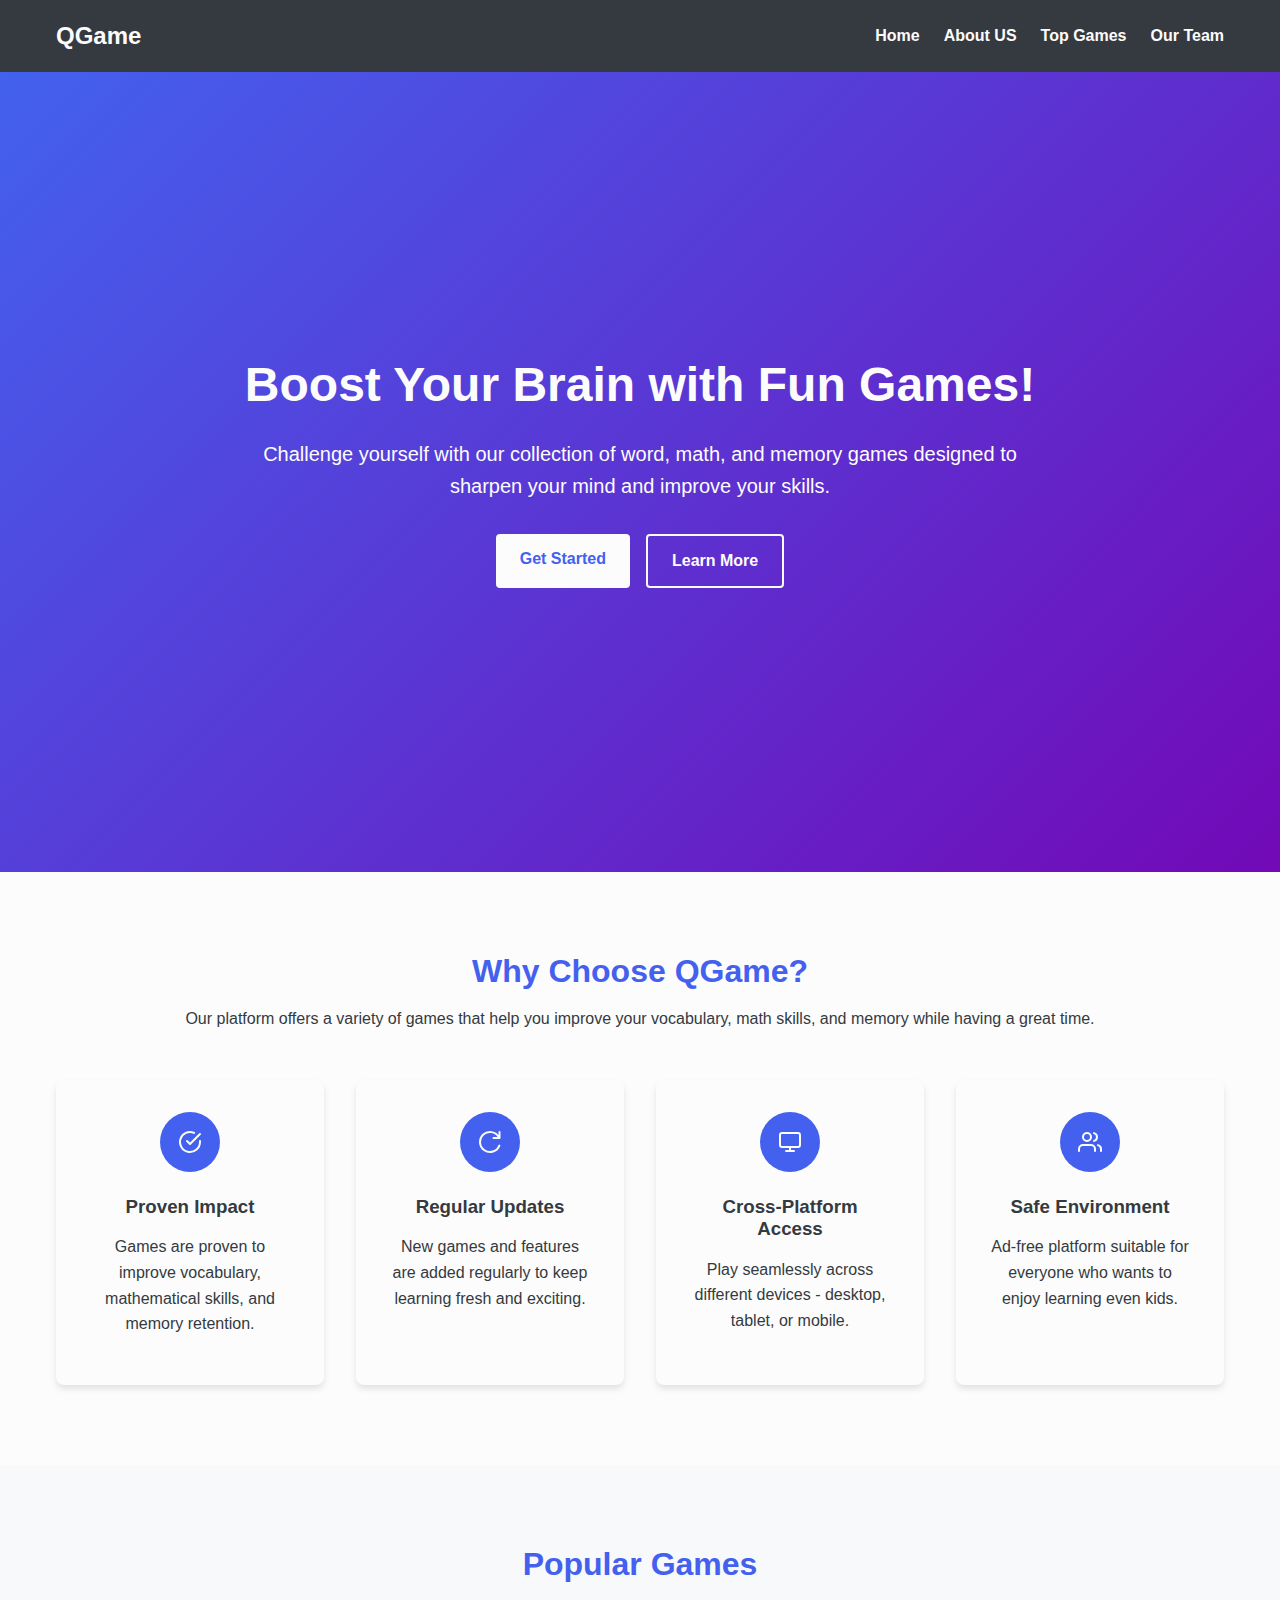
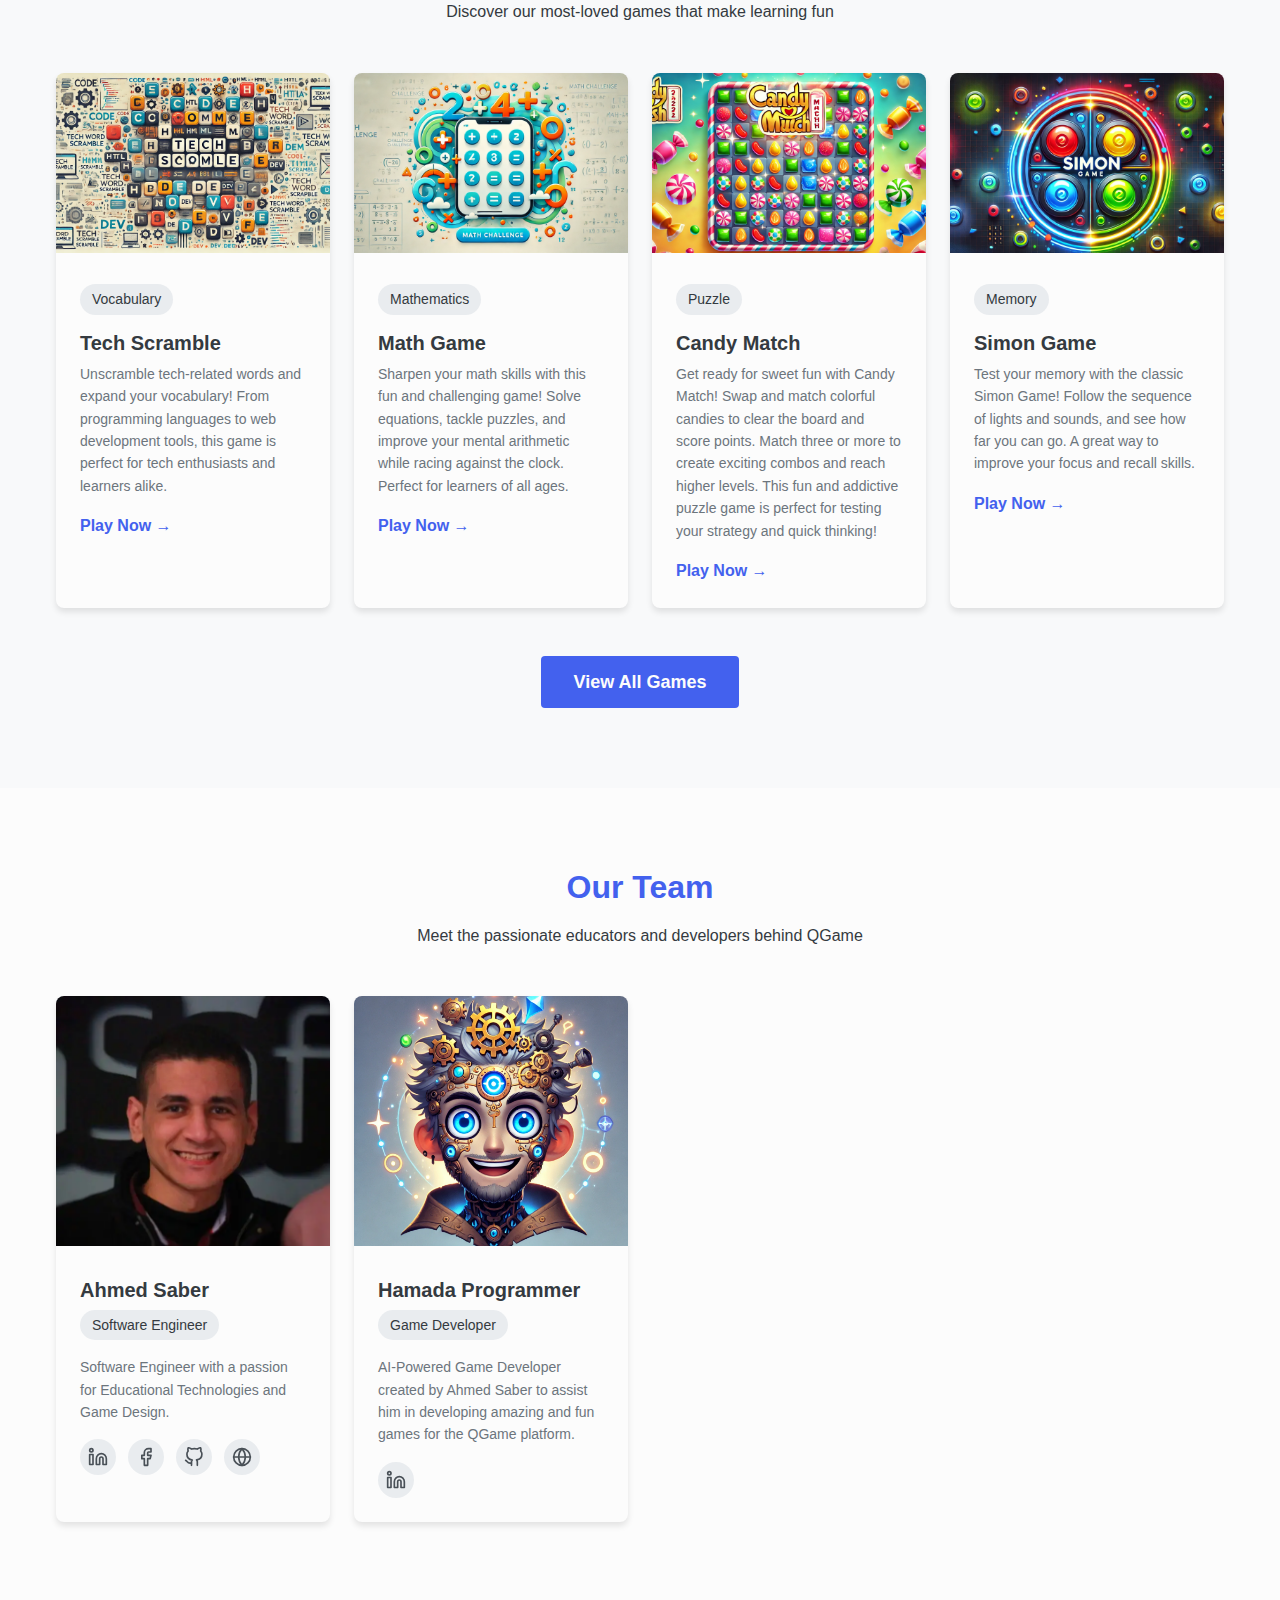
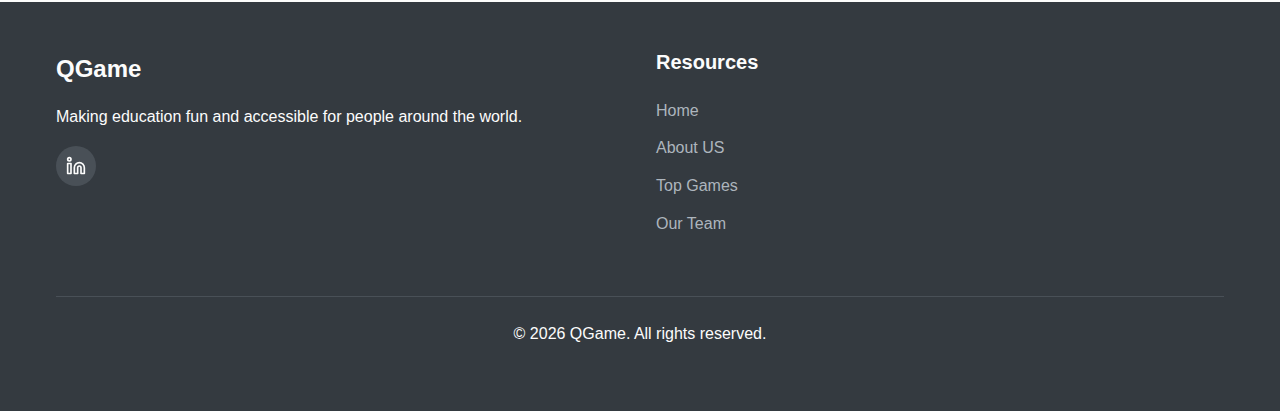
<file: index.html>
<!DOCTYPE html>
<html lang="en">

<head>
    <meta charset="UTF-8">
    <meta name="viewport" content="width=device-width, initial-scale=1.0">
    <link rel="icon" type="image/x-icon" href="./images/logo/favicon.ico">
    <title>QGame - Educational Games Platform</title>
    <link rel="stylesheet" href="./style.css">
    <script src="./components.js"></script>
</head>

<body>
    <navbar-component></navbar-component>

    <section class="hero" id="home">
        <div class="container">
            <h1>Boost Your Brain with Fun Games!</h1>
            <p>
                Challenge yourself with our collection of word, math, and memory games designed to sharpen your mind
                and improve your skills.
            </p>
            <div class="hero-buttons">
                <a href="./#games" class="btn btn-primary">Get Started</a>
                <a href="./#about" class="btn btn-secondary">Learn More</a>
            </div>
        </div>
    </section>

    <section class="features" id="about">
        <div class="container">
            <div class="features-header">
                <h2>Why Choose QGame?</h2>
                <p>
                    Our platform offers a variety of games that help you improve your vocabulary, math skills, and
                    memory while having a great time.
                </p>
            </div>

            <div class="row">
                <div class="col">
                    <div class="feature-card">
                        <div class="feature-icon">
                            <svg xmlns="http://www.w3.org/2000/svg" width="24" height="24" viewBox="0 0 24 24"
                                fill="none" stroke="currentColor" stroke-width="2" stroke-linecap="round"
                                stroke-linejoin="round">
                                <path d="M22 11.08V12a10 10 0 1 1-5.93-9.14"></path>
                                <polyline points="22 4 12 14.01 9 11.01"></polyline>
                            </svg>
                        </div>
                        <h3>Proven Impact</h3>
                        <p>Games are proven to improve vocabulary, mathematical skills, and memory retention.</p>
                    </div>
                </div>

                <div class="col">
                    <div class="feature-card">
                        <div class="feature-icon">
                            <svg xmlns="http://www.w3.org/2000/svg" width="24" height="24" viewBox="0 0 24 24"
                                fill="none" stroke="currentColor" stroke-width="2" stroke-linecap="round"
                                stroke-linejoin="round">
                                <path d="M21.5 2v6h-6M21.34 15.57a10 10 0 1 1-.57-8.38" />
                            </svg>
                        </div>
                        <h3>Regular Updates</h3>
                        <p>New games and features are added regularly to keep learning fresh and exciting.</p>
                    </div>
                </div>

                <div class="col">
                    <div class="feature-card">
                        <div class="feature-icon">
                            <svg xmlns="http://www.w3.org/2000/svg" width="24" height="24" viewBox="0 0 24 24"
                                fill="none" stroke="currentColor" stroke-width="2" stroke-linecap="round"
                                stroke-linejoin="round">
                                <rect x="2" y="3" width="20" height="14" rx="2" ry="2"></rect>
                                <line x1="8" y1="21" x2="16" y2="21"></line>
                                <line x1="12" y1="17" x2="12" y2="21"></line>
                            </svg>
                        </div>
                        <h3>Cross-Platform Access</h3>
                        <p>Play seamlessly across different devices - desktop, tablet, or mobile.</p>
                    </div>
                </div>

                <div class="col">
                    <div class="feature-card">
                        <div class="feature-icon">
                            <svg xmlns="http://www.w3.org/2000/svg" width="24" height="24" viewBox="0 0 24 24"
                                fill="none" stroke="currentColor" stroke-width="2" stroke-linecap="round"
                                stroke-linejoin="round">
                                <path d="M17 21v-2a4 4 0 0 0-4-4H5a4 4 0 0 0-4 4v2"></path>
                                <circle cx="9" cy="7" r="4"></circle>
                                <path d="M23 21v-2a4 4 0 0 0-3-3.87"></path>
                                <path d="M16 3.13a4 4 0 0 1 0 7.75"></path>
                            </svg>
                        </div>
                        <h3>Safe Environment</h3>
                        <p>Ad-free platform suitable for everyone who wants to enjoy learning even kids.</p>
                    </div>
                </div>
            </div>
        </div>
    </section>

    <section class="games" id="games">
        <div class="container">
            <div class="games-header">
                <h2>Popular Games</h2>
                <p>Discover our most-loved games that make learning fun</p>
            </div>

            <div class="games-grid"></div>

            <div class="games-cta">
                <a href="./games.html" class="btn btn-primary">View All Games</a>
            </div>
        </div>
    </section>

    <section class="team" id="team">
        <div class="container">
            <div class="team-header">
                <h2>Our Team</h2>
                <p>Meet the passionate educators and developers behind QGame</p>
            </div>

            <div class="games-grid">
                <div class="team-card">
                    <img src="./images/our-team/ahmed-saber.webp" alt="Ahmed Saber" class="team-image">
                    <div class="team-content">
                        <h3 class="team-name">Ahmed Saber</h3>
                        <span class="team-role">Software Engineer</span>
                        <p class="team-description">
                            Software Engineer with a passion for Educational Technologies and Game Design.
                        </p>
                        <div class="team-social">
                            <a href="https://www.linkedin.com/in/ahmed0saber/" aria-label="LinkedIn" target="_blank"
                                class="social-link linkedin">
                                <svg xmlns="http://www.w3.org/2000/svg" width="20" height="20" viewBox="0 0 24 24"
                                    fill="none" stroke="currentColor" stroke-width="2" stroke-linecap="round"
                                    stroke-linejoin="round">
                                    <path
                                        d="M16 8a6 6 0 0 1 6 6v7h-4v-7a2 2 0 0 0-2-2 2 2 0 0 0-2 2v7h-4v-7a6 6 0 0 1 6-6z">
                                    </path>
                                    <rect x="2" y="9" width="4" height="12"></rect>
                                    <circle cx="4" cy="4" r="2"></circle>
                                </svg>
                            </a>
                            <a href="https://www.facebook.com/profile.php?id=100092736532709" aria-label="Facebook"
                                target="_blank" class="social-link facebook">
                                <svg xmlns="http://www.w3.org/2000/svg" width="20" height="20" viewBox="0 0 24 24"
                                    fill="none" stroke="currentColor" stroke-width="2" stroke-linecap="round"
                                    stroke-linejoin="round">
                                    <path d="M18 2h-3a5 5 0 0 0-5 5v3H7v4h3v8h4v-8h3l1-4h-4V7a1 1 0 0 1 1-1h3z"></path>
                                </svg>
                            </a>
                            <a href="https://github.com/ahmed0saber" aria-label="GitHub" target="_blank"
                                class="social-link github">
                                <svg xmlns="http://www.w3.org/2000/svg" width="20" height="20" viewBox="0 0 24 24"
                                    fill="none" stroke="currentColor" stroke-width="2" stroke-linecap="round"
                                    stroke-linejoin="round">
                                    <path
                                        d="M9 19c-5 1.5-5-2.5-7-3m14 6v-3.87a3.37 3.37 0 0 0-.94-2.61c3.14-.35 6.44-1.54 6.44-7A5.44 5.44 0 0 0 20 4.77 5.07 5.07 0 0 0 19.91 1S18.73.65 16 2.48a13.38 13.38 0 0 0-7 0C6.27.65 5.09 1 5.09 1A5.07 5.07 0 0 0 5 4.77a5.44 5.44 0 0 0-1.5 3.78c0 5.42 3.3 6.61 6.44 7A3.37 3.37 0 0 0 9 18.13V22">
                                    </path>
                                </svg>
                            </a>
                            <a href="https://ahmed0saber-posts.onrender.com" aria-label="Personal Website"
                                target="_blank" class="social-link portfolio">
                                <svg xmlns="http://www.w3.org/2000/svg" width="20" height="20" viewBox="0 0 24 24"
                                    fill="none" stroke="currentColor" stroke-width="2" stroke-linecap="round"
                                    stroke-linejoin="round">
                                    <circle cx="12" cy="12" r="10"></circle>
                                    <line x1="2" y1="12" x2="22" y2="12"></line>
                                    <path
                                        d="M12 2a15.3 15.3 0 0 1 4 10 15.3 15.3 0 0 1-4 10 15.3 15.3 0 0 1-4-10 15.3 15.3 0 0 1 4-10z">
                                    </path>
                                </svg>
                            </a>
                        </div>
                    </div>
                </div>

                <div class="team-card">
                    <img src="./images/our-team/hamada-programmer.webp" alt="Hamada Programmer" class="team-image">
                    <div class="team-content">
                        <h3 class="team-name">Hamada Programmer</h3>
                        <span class="team-role">Game Developer</span>
                        <p class="team-description">
                            AI-Powered Game Developer created by Ahmed Saber to assist him in developing amazing and fun
                            games for the QGame platform.
                        </p>
                        <div class="team-social">
                            <a href="https://www.linkedin.com/company/hamada-programmer/" aria-label="LinkedIn"
                                target="_blank" class="social-link linkedin">
                                <svg xmlns="http://www.w3.org/2000/svg" width="20" height="20" viewBox="0 0 24 24"
                                    fill="none" stroke="currentColor" stroke-width="2" stroke-linecap="round"
                                    stroke-linejoin="round">
                                    <path
                                        d="M16 8a6 6 0 0 1 6 6v7h-4v-7a2 2 0 0 0-2-2 2 2 0 0 0-2 2v7h-4v-7a6 6 0 0 1 6-6z">
                                    </path>
                                    <rect x="2" y="9" width="4" height="12"></rect>
                                    <circle cx="4" cy="4" r="2"></circle>
                                </svg>
                            </a>
                        </div>
                    </div>
                </div>
            </div>
        </div>
    </section>

    <!-- <section class="newsletter">
        <div class="container">
            <div class="newsletter-header">
                <h2>Stay Updated</h2>
                <p>Subscribe to our newsletter for the latest games and educational resources</p>
            </div>
            <form class="newsletter-form">
                <input type="email" class="newsletter-input" placeholder="Your email address" required>
                <button type="submit" class="newsletter-button">Subscribe</button>
            </form>
        </div>
    </section> -->

    <footer-component></footer-component>

    <script src="./script.js"></script>
    <script src="./index.js"></script>
</body>

</html>
</file>
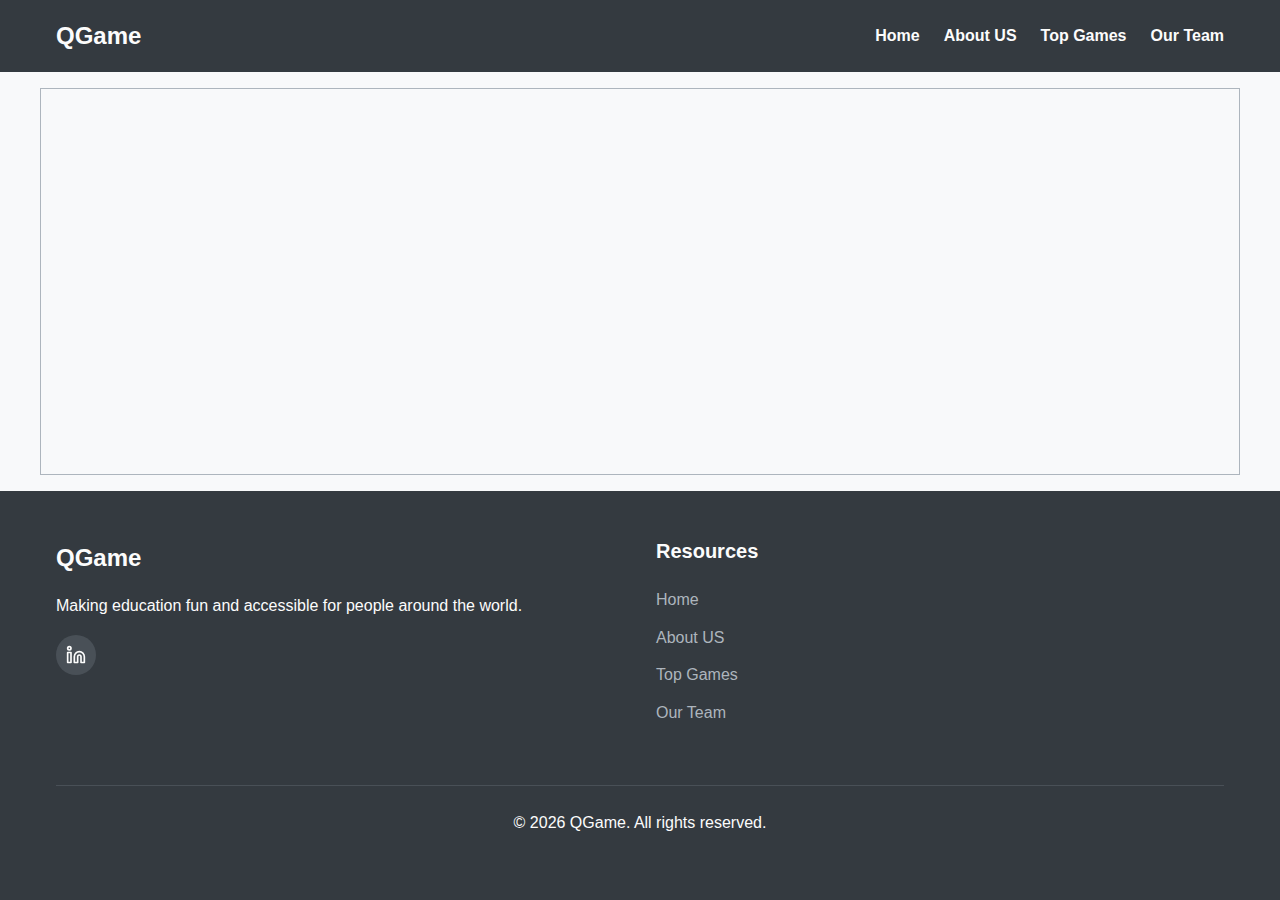
<file: game.html>
<!DOCTYPE html>
<html lang="en">

<head>
    <meta charset="UTF-8">
    <meta name="viewport" content="width=device-width, initial-scale=1.0">
    <link rel="icon" type="image/x-icon" href="./images/logo/favicon.ico">
    <title>QGame - Educational Games Platform</title>
    <link rel="stylesheet" href="style.css">
    <script src="components.js"></script>
    <script src="game.js"></script>
</head>

<body>
    <navbar-component></navbar-component>
    <game-component></game-component>
    <footer-component></footer-component>

    <script src="./script.js"></script>
</body>

</html>
</file>
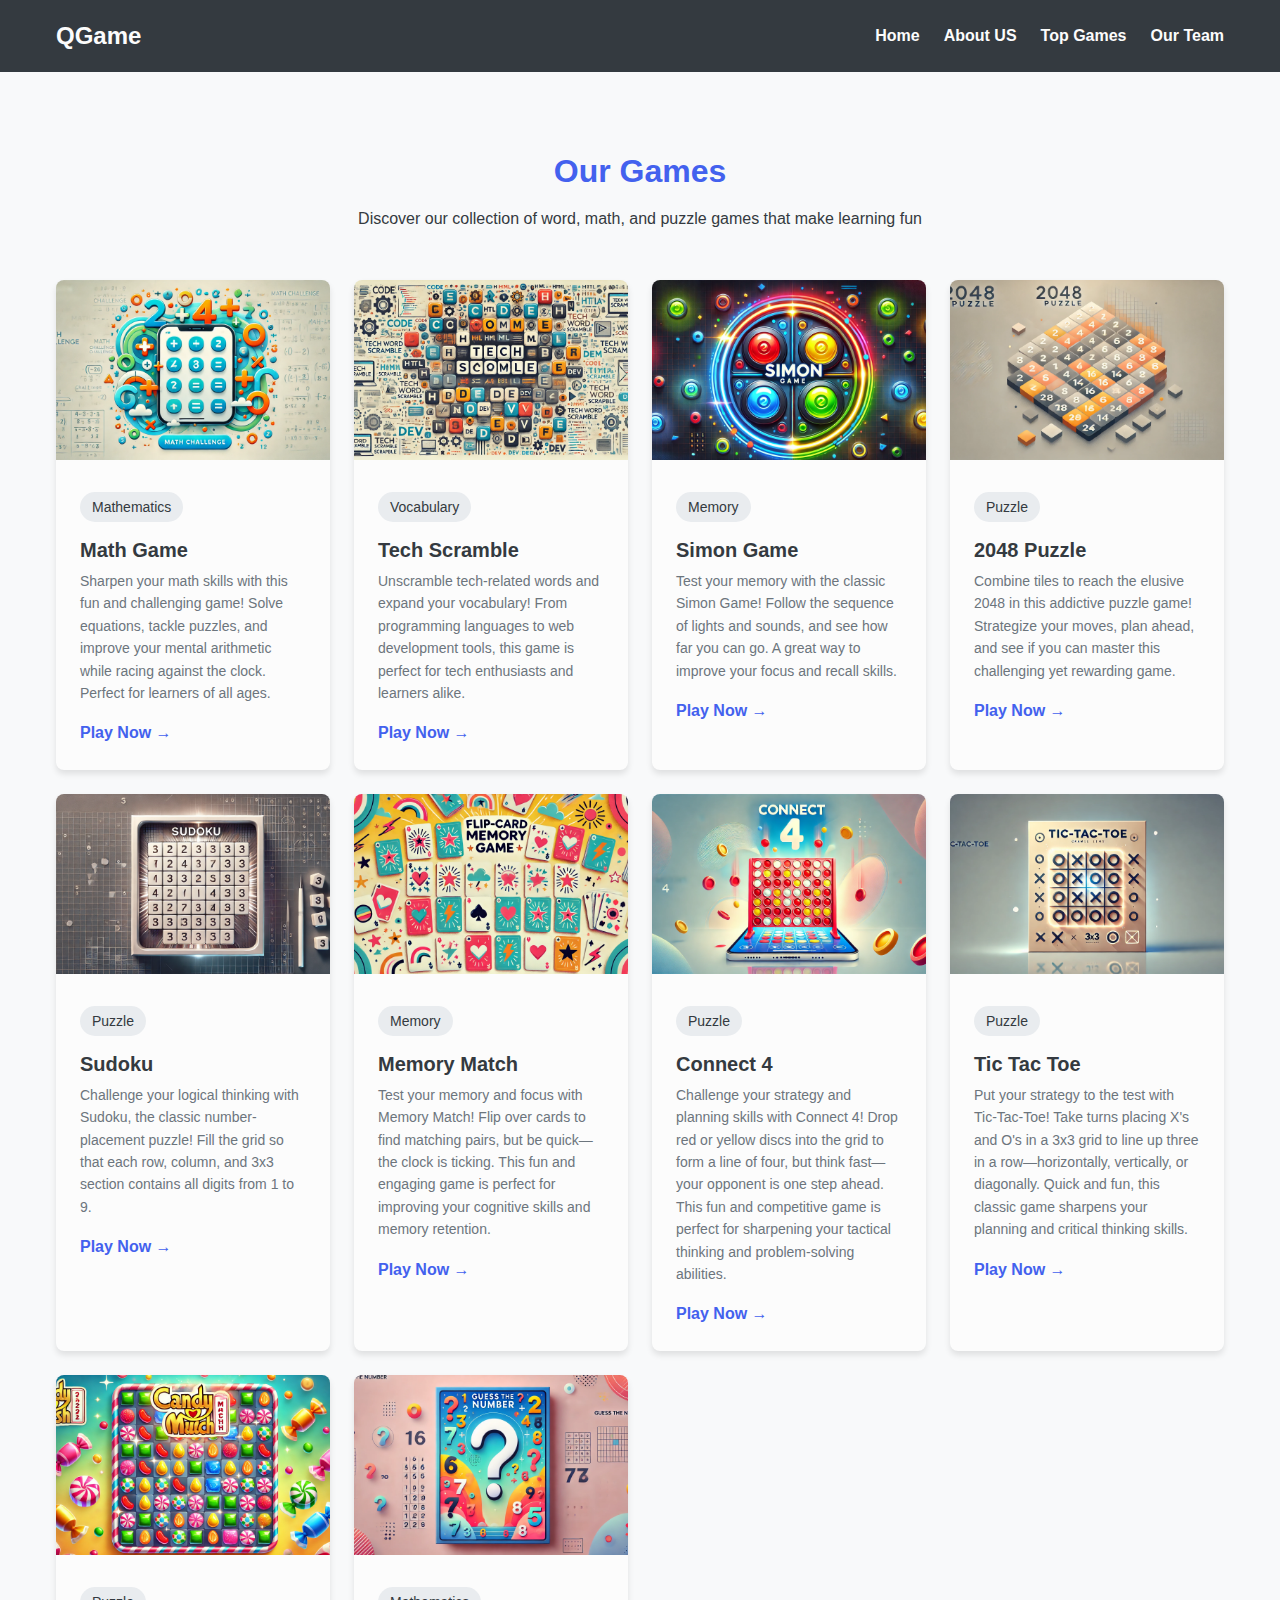
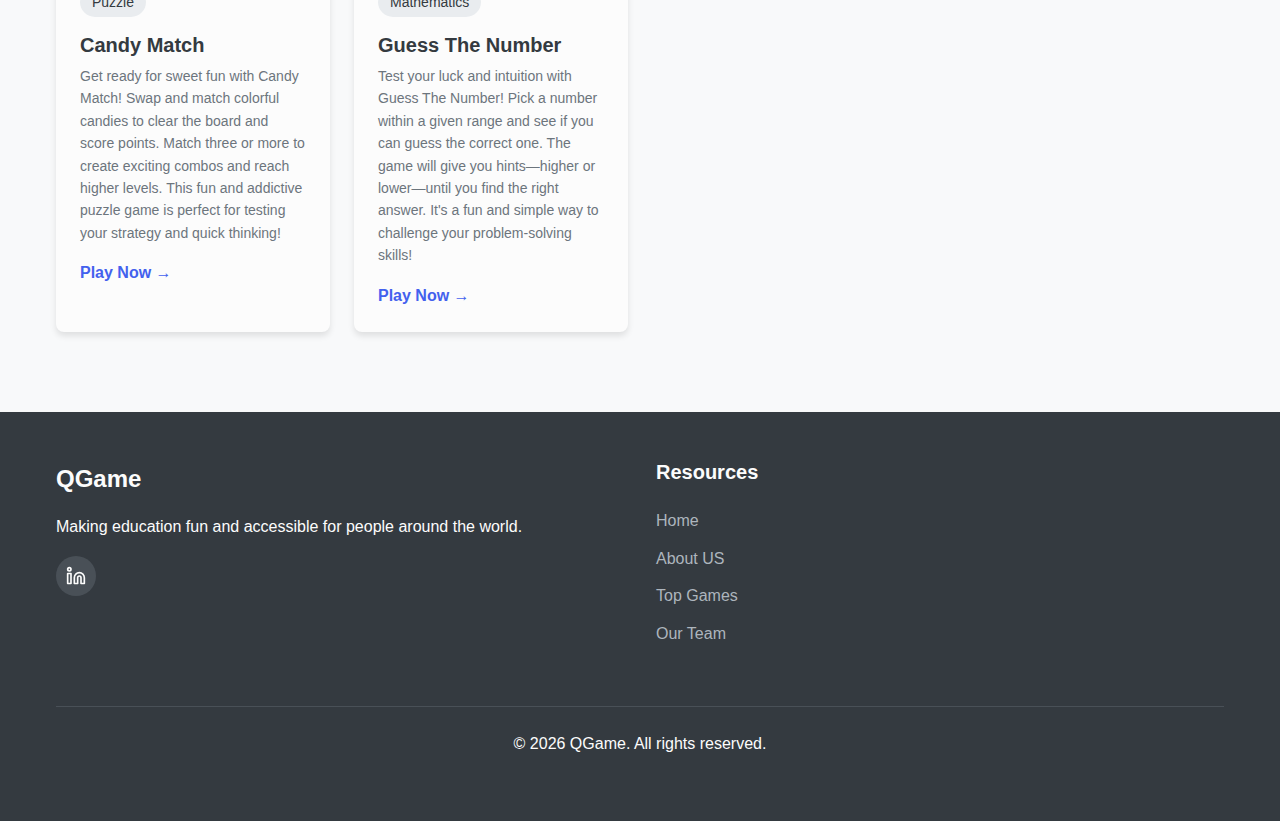
<file: games.html>
<!DOCTYPE html>
<html lang="en">

<head>
    <meta charset="UTF-8">
    <meta name="viewport" content="width=device-width, initial-scale=1.0">
    <link rel="icon" type="image/x-icon" href="./images/logo/favicon.ico">
    <title>QGame - Educational Games Platform</title>
    <link rel="stylesheet" href="./style.css">
    <script src="./components.js"></script>
</head>

<body>
    <navbar-component></navbar-component>

    <section class="games" id="games">
        <div class="container">
            <div class="games-header">
                <h2>Our Games</h2>
                <p>Discover our collection of word, math, and puzzle games that make learning fun</p>
            </div>

            <div class="games-grid">
                <div class="game-card">
                    <img src="./images/games/math-game.webp" alt="Math Game" class="game-image">
                    <div class="game-content">
                        <span class="game-subject">Mathematics</span>
                        <h3 class="game-title">Math Game</h3>
                        <p class="game-description">
                            Sharpen your math skills with this fun and challenging game! Solve equations, tackle
                            puzzles, and improve your mental arithmetic while racing against the clock. Perfect for
                            learners of all ages.
                        </p>
                        <a href="./game.html?slug=math-game" class="game-link">Play Now →</a>
                    </div>
                </div>

                <div class="game-card">
                    <img src="./images/games/tech-scramble.webp" alt="Tech Scramble" class="game-image">
                    <div class="game-content">
                        <span class="game-subject">Vocabulary</span>
                        <h3 class="game-title">Tech Scramble</h3>
                        <p class="game-description">
                            Unscramble tech-related words and expand your vocabulary! From programming languages to web
                            development tools, this game is perfect for tech enthusiasts and learners alike.
                        </p>
                        <a href="./game.html?slug=tech-scramble" class="game-link">Play Now →</a>
                    </div>
                </div>

                <div class="game-card">
                    <img src="./images/games/simon-game.webp" alt="Simon Game" class="game-image">
                    <div class="game-content">
                        <span class="game-subject">Memory</span>
                        <h3 class="game-title">Simon Game</h3>
                        <p class="game-description">
                            Test your memory with the classic Simon Game! Follow the sequence of lights and sounds, and
                            see how far you can go. A great way to improve your focus and recall skills.
                        </p>
                        <a href="./game.html?slug=simon-game" class="game-link">Play Now →</a>
                    </div>
                </div>

                <div class="game-card">
                    <img src="./images/games/2048-puzzle.webp" alt="2048 Puzzle" class="game-image">
                    <div class="game-content">
                        <span class="game-subject">Puzzle</span>
                        <h3 class="game-title">2048 Puzzle</h3>
                        <p class="game-description">
                            Combine tiles to reach the elusive 2048 in this addictive puzzle game! Strategize your
                            moves, plan ahead, and see if you can master this challenging yet rewarding game.
                        </p>
                        <a href="./game.html?slug=2048-puzzle" class="game-link">Play Now →</a>
                    </div>
                </div>

                <div class="game-card">
                    <img src="./images/games/sudoku.webp" alt="Sudoku" class="game-image">
                    <div class="game-content">
                        <span class="game-subject">Puzzle</span>
                        <h3 class="game-title">Sudoku</h3>
                        <p class="game-description">
                            Challenge your logical thinking with Sudoku, the classic number-placement puzzle! Fill the
                            grid so that each row, column, and 3x3 section contains all digits from 1 to 9.
                        </p>
                        <a href="./game.html?slug=sudoku" class="game-link">Play Now →</a>
                    </div>
                </div>

                <div class="game-card">
                    <img src="./images/games/memory-match.webp" alt="Memory Match" class="game-image">
                    <div class="game-content">
                        <span class="game-subject">Memory</span>
                        <h3 class="game-title">Memory Match</h3>
                        <p class="game-description">
                            Test your memory and focus with Memory Match! Flip over cards to find matching pairs, but be
                            quick—the clock is ticking. This fun and engaging game is perfect for improving your
                            cognitive skills and memory retention.
                        </p>
                        <a href="./game.html?slug=memory-match" class="game-link">Play Now →</a>
                    </div>
                </div>

                <div class="game-card">
                    <img src="./images/games/connect-4.webp" alt="Connect 4" class="game-image">
                    <div class="game-content">
                        <span class="game-subject">Puzzle</span>
                        <h3 class="game-title">Connect 4</h3>
                        <p class="game-description">
                            Challenge your strategy and planning skills with Connect 4! Drop red or yellow discs into
                            the grid to form a line of four, but think fast—your opponent is one step ahead. This fun
                            and competitive game is perfect for sharpening your tactical thinking and problem-solving
                            abilities.
                        </p>
                        <a href="./game.html?slug=connect-4" class="game-link">Play Now →</a>
                    </div>
                </div>

                <div class="game-card">
                    <img src="./images/games/tic-tac-toe.webp" alt="Tic Tac Toe" class="game-image">
                    <div class="game-content">
                        <span class="game-subject">Puzzle</span>
                        <h3 class="game-title">Tic Tac Toe</h3>
                        <p class="game-description">
                            Put your strategy to the test with Tic-Tac-Toe! Take turns placing X's and O's in a 3x3 grid
                            to line up three in a row—horizontally, vertically, or diagonally. Quick and fun, this
                            classic game sharpens your planning and critical thinking skills.
                        </p>
                        <a href="./game.html?slug=tic-tac-toe" class="game-link">Play Now →</a>
                    </div>
                </div>

                <div class="game-card">
                    <img src="./images/games/candy-match.webp" alt="Candy Match" class="game-image">
                    <div class="game-content">
                        <span class="game-subject">Puzzle</span>
                        <h3 class="game-title">Candy Match</h3>
                        <p class="game-description">
                            Get ready for sweet fun with Candy Match! Swap and match colorful candies to clear the board
                            and score points. Match three or more to create exciting combos and reach higher levels.
                            This fun and addictive puzzle game is perfect for testing your strategy and quick thinking!
                        </p>
                        <a href="./game.html?slug=candy-match" class="game-link">Play Now →</a>
                    </div>
                </div>

                <div class="game-card">
                    <img src="./images/games/guess-the-number.webp" alt="Guess The Number" class="game-image">
                    <div class="game-content">
                        <span class="game-subject">Mathematics</span>
                        <h3 class="game-title">Guess The Number</h3>
                        <p class="game-description">
                            Test your luck and intuition with Guess The Number! Pick a number within a given range and
                            see if you can guess the correct one. The game will give you hints—higher or lower—until you
                            find the right answer. It's a fun and simple way to challenge your problem-solving skills!
                        </p>
                        <a href="./game.html?slug=guess-the-number" class="game-link">Play Now →</a>
                    </div>
                </div>
            </div>
        </div>
    </section>

    <footer-component></footer-component>

    <script src="./script.js"></script>
</body>

</html>
</file>
<file: style.css>
* {
    margin: 0;
    padding: 0;
    box-sizing: border-box;
}

:root {
    --primary: #4361ee;
    --secondary: #ff5c8d;
    --accent: #7209b7;
    --light: #f8f9fa;
    --dark: #343a40;
    --success: #06d6a0;
}

html {
    scroll-behavior: smooth;
    scroll-padding-top: 72px;
}

body {
    font-family: 'Nunito', 'Segoe UI', sans-serif;
    line-height: 1.6;
    color: var(--dark);
    background-color: var(--light);
    min-height: 100svh;
    display: flex;
    flex-direction: column;
}

h1,
h2,
h3,
h4,
h5,
h6 {
    margin-bottom: 1rem;
    line-height: 1.2;
    font-weight: 700;
}

h1 {
    font-size: 2.5rem;
}

h2 {
    font-size: 2rem;
}

p {
    margin-bottom: 1rem;
}

.container {
    width: 100%;
    max-width: 1200px;
    margin: 0 auto;
    padding: 0 1rem;
}

.row {
    display: flex;
    flex-wrap: wrap;
    margin: 0 -1rem;
}

.col {
    flex: 1;
    padding: 0 1rem;
}

navbar-component {
    background-color: var(--dark);
    padding: 1rem 0;
    position: sticky;
    top: 0;
    z-index: 1000;
    height: 72px;
    display: flex;
}

.navbar-container {
    display: flex;
    justify-content: space-between;
    align-items: center;
}

.navbar-logo {
    color: #fcfcfc;
    font-size: 1.5rem;
    font-weight: 800;
    text-decoration: none;
}

.navbar-menu {
    display: flex;
    list-style: none;
}

.navbar-item {
    margin-left: 1.5rem;
}

.navbar-link {
    color: #fcfcfc;
    text-decoration: none;
    font-weight: 600;
    transition: color 0.3s;
}

.navbar-link:hover {
    color: var(--secondary);
}

.navbar-button {
    background-color: var(--secondary);
    color: #fcfcfc;
    border: none;
    padding: 0.5rem 1rem;
    border-radius: 4px;
    font-weight: 600;
    cursor: pointer;
    transition: background-color 0.3s;
}

.navbar-button:hover {
    background-color: #ff3d7f;
}

.mobile-menu-toggle {
    display: none;
    background: none;
    border: none;
    font-size: 1.5rem;
    color: #fcfcfc;
    cursor: pointer;
}

.hero {
    background: linear-gradient(135deg, var(--primary), var(--accent));
    color: #fcfcfc;
    padding: 2rem 0;
    text-align: center;
    min-height: calc(100svh - 100px);
    display: flex;
    justify-content: center;
    align-items: center;
}

.hero h1 {
    font-size: 3rem;
    margin-bottom: 1.5rem;
}

.hero p {
    font-size: 1.25rem;
    max-width: 800px;
    margin: 0 auto 2rem;
}

.hero-buttons {
    display: flex;
    justify-content: center;
    gap: 1rem;
}

.btn {
    display: inline-block;
    padding: 0.75rem 1.5rem;
    border-radius: 4px;
    font-weight: 600;
    text-decoration: none;
    cursor: pointer;
    transition: all 0.3s;
}

.btn-primary {
    background-color: #fcfcfc;
    color: var(--primary);
}

.btn-primary:hover {
    background-color: #f0f0f0;
    transform: translateY(-3px);
}

.btn-secondary {
    background-color: transparent;
    color: #fcfcfc;
    border: 2px solid #fcfcfc;
}

.btn-secondary:hover {
    background-color: rgba(255, 255, 255, 0.1);
    transform: translateY(-3px);
}

.features {
    padding: 5rem 0;
    background-color: #fcfcfc;
}

.features-header {
    text-align: center;
    margin-bottom: 3rem;
}

.features-header h2 {
    color: var(--primary);
}

.feature-card {
    background-color: #fcfcfc;
    border-radius: 8px;
    padding: 2rem;
    box-shadow: 0 4px 6px rgba(0, 0, 0, 0.1);
    text-align: center;
    transition: transform 0.3s, box-shadow 0.3s;
    height: 100%;
}

.feature-card:hover {
    transform: translateY(-10px);
    box-shadow: 0 10px 15px rgba(0, 0, 0, 0.1);
}

.feature-icon {
    display: inline-flex;
    align-items: center;
    justify-content: center;
    width: 60px;
    height: 60px;
    background-color: var(--primary);
    color: #fcfcfc;
    border-radius: 50%;
    margin-bottom: 1.5rem;
    font-size: 1.5rem;
}

.games {
    padding: 5rem 0;
    background-color: #f8f9fa;
}

.games-header {
    text-align: center;
    margin-bottom: 3rem;
}

.games-header h2 {
    color: var(--primary);
}

.games-grid {
    display: grid;
    grid-template-columns: repeat(auto-fill, minmax(250px, 1fr));
    gap: 1.5rem;
}

.game-card {
    background-color: #fcfcfc;
    border-radius: 8px;
    overflow: hidden;
    box-shadow: 0 4px 6px rgba(0, 0, 0, 0.1);
    transition: transform 0.3s, box-shadow 0.3s;
}

.game-card:hover {
    transform: translateY(-5px);
    box-shadow: 0 10px 15px rgba(0, 0, 0, 0.1);
}

.game-image {
    width: 100%;
    height: 180px;
    object-fit: cover;
}

.game-content {
    padding: 1.5rem;
}

.game-title {
    font-size: 1.25rem;
    margin-bottom: 0.5rem;
}

.game-subject {
    display: inline-block;
    background-color: #e9ecef;
    padding: 0.25rem 0.75rem;
    border-radius: 20px;
    font-size: 0.875rem;
    margin-bottom: 1rem;
}

.game-description {
    font-size: 0.875rem;
    color: #6c757d;
    margin-bottom: 1rem;
}

.game-link {
    display: inline-block;
    color: var(--primary);
    font-weight: 600;
    text-decoration: none;
}

.game-link:hover {
    text-decoration: underline;
}

.games-cta {
    margin-top: 3rem;
    text-align: center;
}

.games-cta .btn {
    background-color: var(--primary);
    color: #fcfcfc;
    border: none;
    padding: 0.75rem 2rem;
    font-size: 1.125rem;
}

.games-cta .btn:hover {
    background-color: var(--primary);
    opacity: 0.9;
    transform: translateY(-3px);
}

.team {
    padding: 5rem 0;
    background-color: #fcfcfc;
}

.team-header {
    text-align: center;
    margin-bottom: 3rem;
}

.team-header h2 {
    color: var(--primary);
}

.team-card {
    background-color: #fcfcfc;
    border-radius: 8px;
    overflow: hidden;
    box-shadow: 0 4px 6px rgba(0, 0, 0, 0.1);
    transition: transform 0.3s, box-shadow 0.3s;
}

.team-card:hover {
    transform: translateY(-5px);
    box-shadow: 0 10px 15px rgba(0, 0, 0, 0.1);
}

.team-image {
    width: 100%;
    height: 250px;
    object-fit: cover;
}

.team-content {
    padding: 1.5rem;
}

.team-name {
    font-size: 1.25rem;
    margin-bottom: 0.5rem;
}

.team-role {
    display: inline-block;
    background-color: #e9ecef;
    padding: 0.25rem 0.75rem;
    border-radius: 20px;
    font-size: 0.875rem;
    margin-bottom: 1rem;
}

.team-description {
    font-size: 0.875rem;
    color: #6c757d;
    margin-bottom: 1rem;
}

.team-social {
    display: flex;
    gap: 0.75rem;
}

.social-link {
    display: flex;
    align-items: center;
    justify-content: center;
    width: 36px;
    height: 36px;
    background-color: #e9ecef;
    color: #495057;
    border-radius: 50%;
    transition: all 0.3s ease;
}

.social-link:hover {
    background-color: var(--primary);
    color: #fcfcfc;
    transform: translateY(-2px);
}

.social-link.linkedin:hover {
    background-color: #0077b5;
}

.social-link.facebook:hover {
    background-color: #1877f2;
}

.social-link.github:hover {
    background-color: #333;
}

.social-link.portfolio:hover {
    background-color: var(--secondary);
}

/* .newsletter {
    padding: 5rem 0;
    background-color: var(--primary);
    color: #fcfcfc;
    text-align: center;
}

.newsletter-header {
    margin-bottom: 2rem;
}

.newsletter-form {
    display: flex;
    justify-content: center;
    max-width: 600px;
    margin: 0 auto;
}

.newsletter-input {
    flex: 1;
    padding: 0.75rem 1rem;
    border: none;
    border-radius: 4px 0 0 4px;
    font-size: 1rem;
}

.newsletter-button {
    background-color: var(--secondary);
    color: #fcfcfc;
    border: none;
    padding: 0.75rem 1.5rem;
    border-radius: 0 4px 4px 0;
    font-weight: 600;
    cursor: pointer;
    transition: background-color 0.3s;
}

.newsletter-button:hover {
    background-color: #ff3d7f;
} */

.footer {
    background-color: var(--dark);
    color: #fcfcfc;
    padding: 3rem 0;
}

.footer-logo {
    color: #fcfcfc;
    font-size: 1.5rem;
    font-weight: 800;
    margin-bottom: 1rem;
}

.footer-links h4 {
    font-size: 1.25rem;
    margin-bottom: 1.5rem;
}

.footer-links ul {
    list-style: none;
}

.footer-links li {
    margin-bottom: 0.75rem;
}

.footer-links a {
    color: #adb5bd;
    text-decoration: none;
    transition: color 0.3s;
}

.footer-links a:hover {
    color: #fcfcfc;
}

.footer-bottom {
    margin-top: 3rem;
    padding-top: 1.5rem;
    border-top: 1px solid #495057;
    text-align: center;
}

.social-icons {
    display: flex;
    justify-content: flex-start;
    margin-top: 1rem;
}

.social-icon {
    display: flex;
    align-items: center;
    justify-content: center;
    width: 40px;
    height: 40px;
    background-color: #495057;
    color: #fcfcfc;
    border-radius: 50%;
    margin-right: 0.5rem;
    text-decoration: none;
    transition: background-color 0.3s;
}

.social-icon:hover {
    background-color: var(--secondary);
}

@media (max-width: 992px) {
    .col {
        flex: 0 0 50%;
        max-width: 50%;
        margin-bottom: 2rem;
    }
}

@media (max-width: 768px) {
    .navbar-menu {
        display: none;
        position: absolute;
        top: 100%;
        left: 0;
        width: 100%;
        flex-direction: column;
        background-color: var(--dark);
        padding: 1rem;
    }

    .navbar-menu.active {
        display: flex;
    }

    .navbar-item {
        margin-left: 0;
        margin-bottom: 1rem;
    }

    .mobile-menu-toggle {
        display: block;
    }

    .col {
        flex: 0 0 100%;
        max-width: 100%;
    }

    .hero h1 {
        font-size: 2.5rem;
    }

    .hero-buttons {
        flex-direction: column;
    }

    .newsletter-form {
        flex-direction: column;
    }

    .newsletter-input {
        border-radius: 4px;
        margin-bottom: 1rem;
    }

    .newsletter-button {
        border-radius: 4px;
    }
}

game-component {
    width: calc(100% - 2rem);
    max-width: 1200px;
    padding: 1rem;
    margin: 1rem auto;
    border: 1px solid #adb5bd;
    flex: 1;
}
</file>
